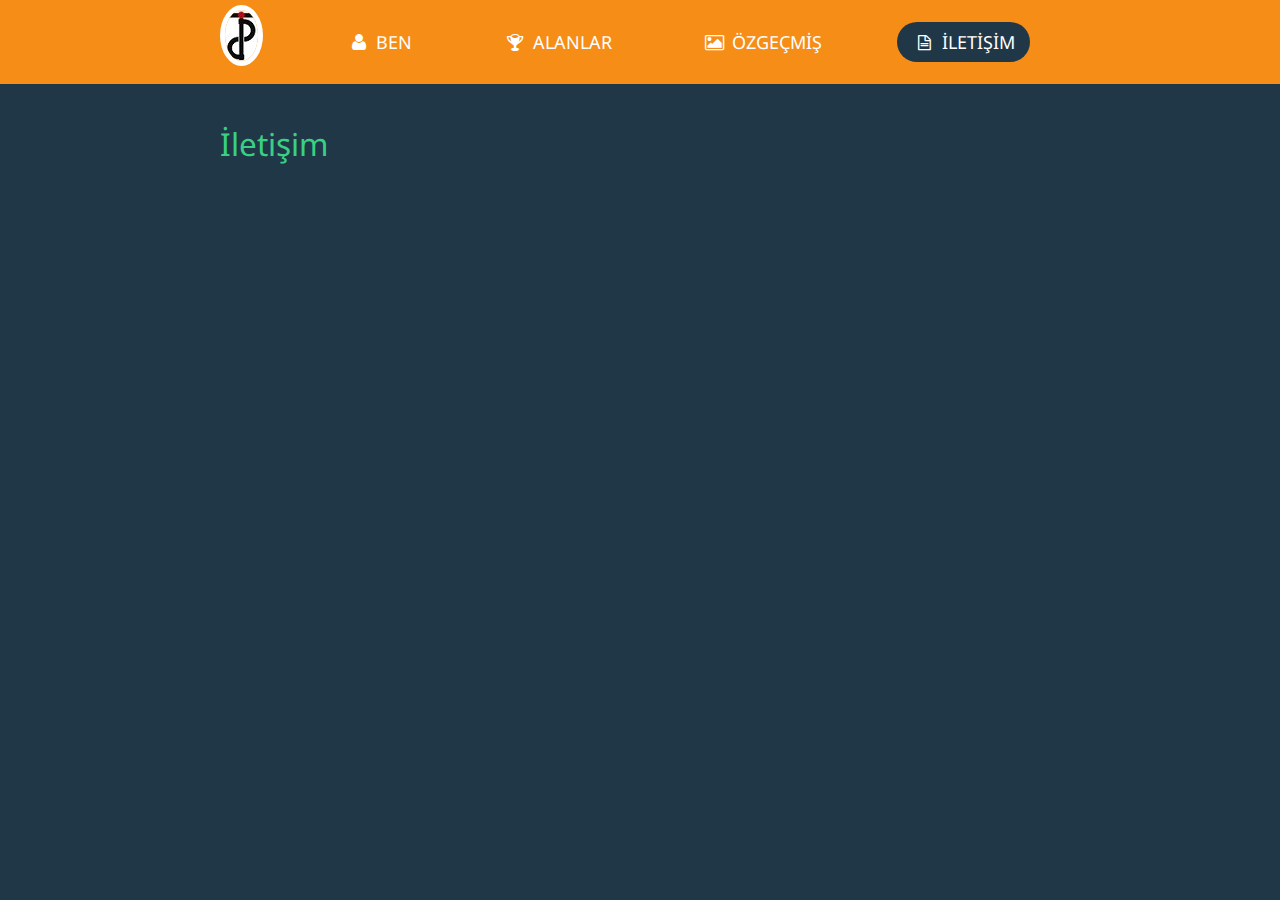
<file: mini-portfolio/resume.html>
<!DOCTYPE html>
<html lang="en">
<head>
<title>Sevgi Türkmen | İletişim</title>
<meta charset="utf-8">
<meta name="viewport" content="width=device-width, initial-scale=1.0">
<link href="css/bootstrap.css" rel="stylesheet">
<link href="css/style.css" rel="stylesheet">
<link href="font/css/fontello.css" rel="stylesheet">
<link href='http://fonts.googleapis.com/css?family=Droid+Sans:400,700' rel='stylesheet' type='text/css'>
</head>
<body>
<div class="navbar">
  <div class="navbar-inner">
    <div class="container"> <a class="btn btn-navbar" data-toggle="collapse" data-target=".nav-collapse"> <span class="icon-bar"></span> <span class="icon-bar"></span> <span class="icon-bar"></span> </a> <a class="brand" href="index.html"><img src="img/user.jpg" alt=""></a>
      <ul class="nav nav-collapse pull-right">
        <li><a href="index.html"><i class="icon-user"></i> Ben</a></li>
        <li><a href="skills.html"><i class="icon-trophy"></i> Alanlar</a></li>
        <li><a href="work.html"><i class="icon-picture"></i> Özgeçmİş</a></li>
        <li><a href="resume.html" class="active"><i class="icon-doc-text"></i> İletİşİm</a></li>
      </ul>
      <div class="nav-collapse collapse"></div>
    </div>
  </div>
</div>
<div class="container resume">
  <h2>İletişim</h2>
  
<script src="js/jquery-1.10.1.min.js"></script>
<script src="js/bootstrap.min.js"></script>
<script>
$('#myModal').modal('hidden')
</script>
</body>
</html>
</file>
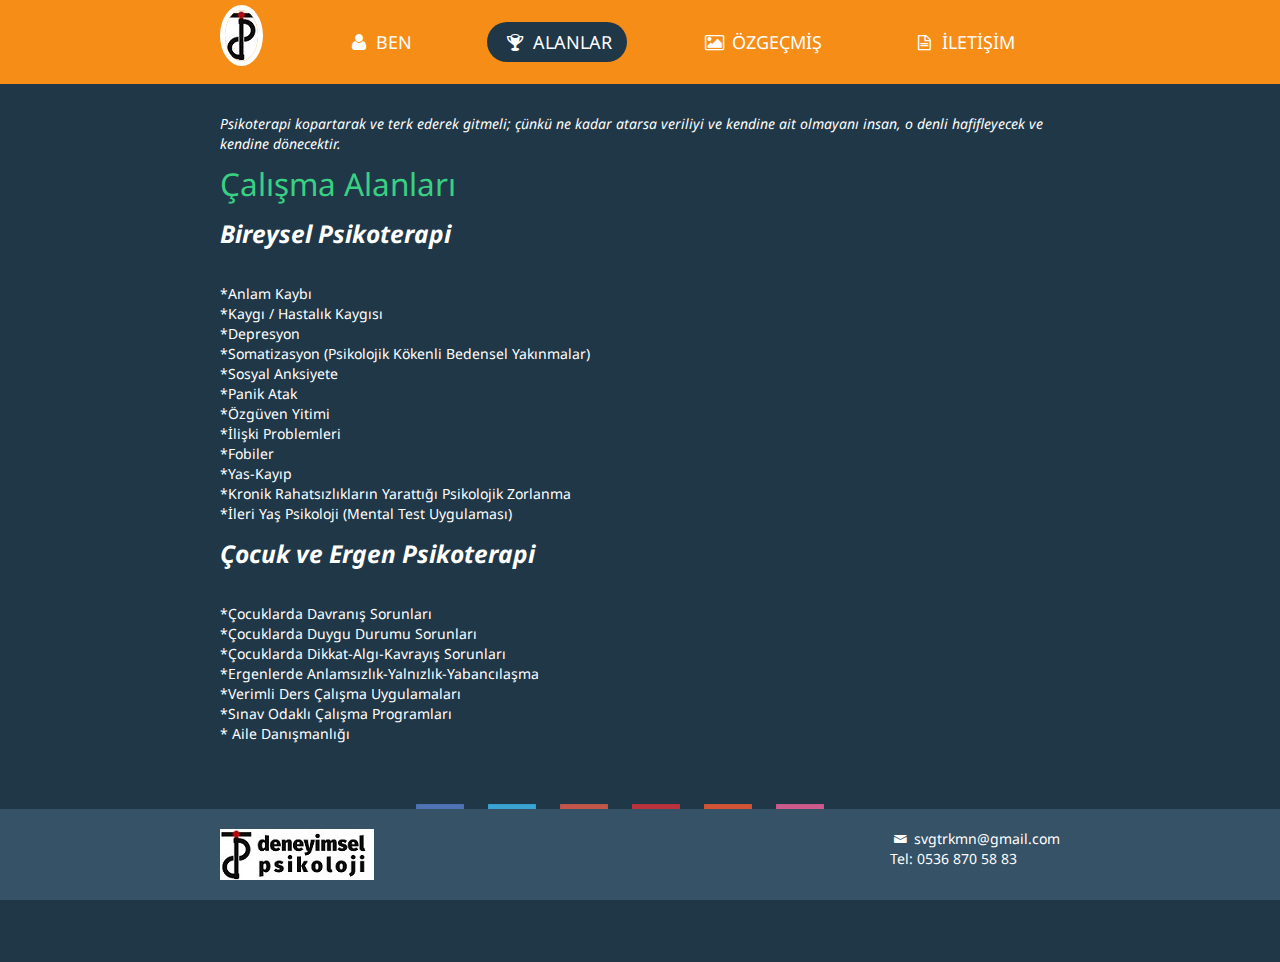
<file: mini-portfolio/skills.html>
<!DOCTYPE html>
<html lang="en">
<head>
<title>Sevgi Türkmen | Alanlar</title>
<meta charset="utf-8">
<meta name="viewport" content="width=device-width, initial-scale=1.0">
<link href="css/bootstrap.css" rel="stylesheet">
<link href="css/style.css" rel="stylesheet">
<link href="font/css/fontello.css" rel="stylesheet">
<link href='http://fonts.googleapis.com/css?family=Droid+Sans:400,700' rel='stylesheet' type='text/css'>
</head>
<body>
<div class="navbar">
  <div class="navbar-inner">
    <div class="container"> <a class="btn btn-navbar" data-toggle="collapse" data-target=".nav-collapse"> <span class="icon-bar"></span> <span class="icon-bar"></span> <span class="icon-bar"></span> </a> <a class="brand" href="index.html"><img src="img/user.jpg" alt=""></a>
      <ul class="nav nav-collapse pull-right">
        <li><a href="index.html"><i class="icon-user"></i> Ben</a></li>
        <li><a href="skills.html" class="active"><i class="icon-trophy"></i> Alanlar</a></li>
        <li><a href="work.html"><i class="icon-picture"></i> Özgeçmİş</a></li>
        <li><a href="resume.html"><i class="icon-doc-text"></i> İletİşİm</a></li>
      </ul>
      <div class="nav-collapse collapse"></div>
    </div>
  </div>
</div>


<div class="container skills">
  <i>Psikoterapi kopartarak ve terk ederek gitmeli; çünkü ne kadar atarsa veriliyi ve kendine ait olmayanı insan, o denli hafifleyecek ve kendine dönecektir. </i>
  <h2>Çalışma Alanları</h2>
 <h3><b><i> Bireysel Psikoterapi </i></b></h3> <br> 
*Anlam Kaybı <br>
*Kaygı / Hastalık Kaygısı <br>
*Depresyon <br>
*Somatizasyon (Psikolojik Kökenli Bedensel Yakınmalar) <br> 
*Sosyal Anksiyete <br>
*Panik Atak <br>
*Özgüven Yitimi <br>
*İlişki Problemleri <br>
*Fobiler <br>
*Yas-Kayıp <br>
*Kronik Rahatsızlıkların Yarattığı Psikolojik Zorlanma <br>
*İleri Yaş Psikoloji (Mental Test Uygulaması) <br>
<h3><b><i> Çocuk ve Ergen Psikoterapi </i></b></h3> <br>
*Çocuklarda Davranış Sorunları <br>
*Çocuklarda Duygu Durumu Sorunları <br>
*Çocuklarda Dikkat-Algı-Kavrayış Sorunları <br>
*Ergenlerde Anlamsızlık-Yalnızlık-Yabancılaşma <br>
*Verimli Ders Çalışma Uygulamaları <br>
*Sınav Odaklı Çalışma Programları <br>
* Aile Danışmanlığı <br>


</div>
<div class="row social">
  <ul class="social-icons">
    <li><a href="#"><img src="img/fb.png" alt=""></a></li>
    <li><a href="#"><img src="img/tw.png" alt=""></a></li>
    <li><a href="#"><img src="img/go.png" alt=""></a></li>
    <li><a href="#"><img src="img/pin.png" alt=""></a></li>
    <li><a href="#"><img src="img/st.png" alt=""></a></li>
    <li><a href="#"><img src="img/dr.png" alt=""></a></li>
  </ul>
</div>
<div class="footer">
  <div class="container">
    <p class="pull-left"><a href="https://deneyimselpsikoloji.net/"><img src="img/Deneyimsel-Psikoloji.jpg" alt="" srcset=""> </a></p>
        <p class="pull-right"><a href="#myModal" role="button" data-toggle="modal"> <i class="icon-mail"></i>  svgtrkmn@gmail.com  <br>Tel: 0536 870 58 83</a></p>
  </div>
</div>
<div id="myModal" class="modal hide fade" tabindex="-1" role="dialog" aria-labelledby="myModalLabel" aria-hidden="true">
  <div class="modal-header">
    <button type="button" class="close" data-dismiss="modal" aria-hidden="true">×</button>
    <h3 id="myModalLabel"><i class="icon-mail"></i> İletişim</h3>
  </div>
  <div class="modal-body">
    <form action="#">
      <input type="text" placeholder="İsim">
      <input type="text" placeholder="Email">
      
      <textarea rows="2" style="width:80%"></textarea>
      <br>
      <button type="submit" class="btn btn-large"><i class="icon-paper-plane"></i> Gönder</button>
    </form>
  </div>
</div>
<script src="js/jquery-1.10.1.min.js"></script>
<script src="js/bootstrap.min.js"></script>
<script>
$('#myModal').modal('hidden')
</script>
</body>
</html>
</file>
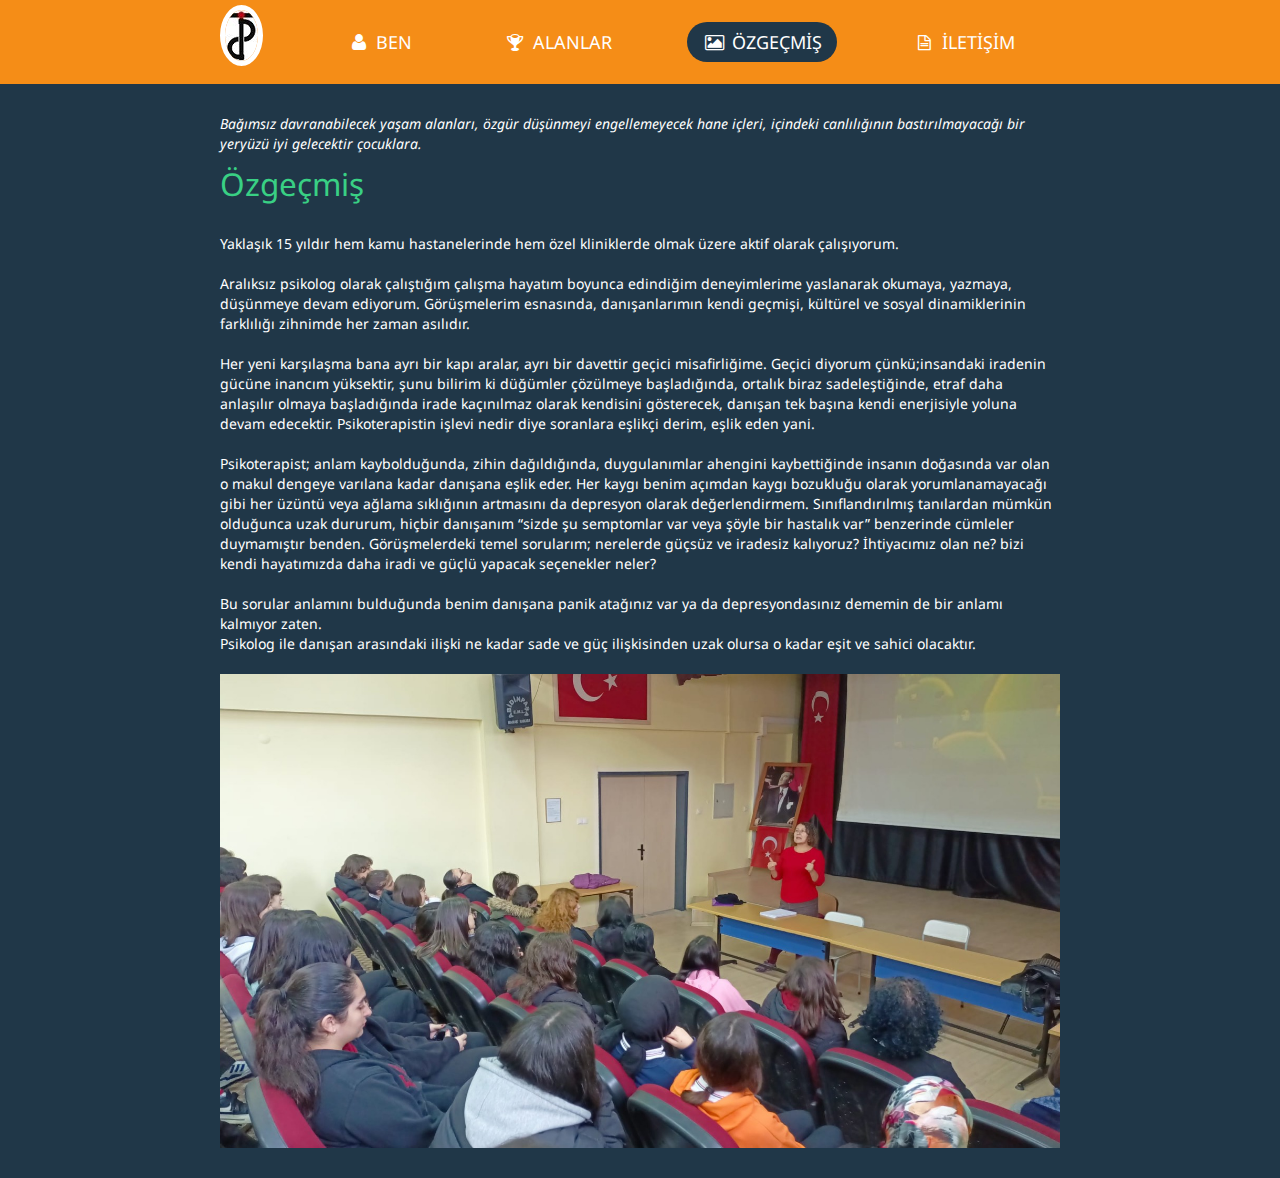
<file: mini-portfolio/work.html>
<!DOCTYPE html>
<html lang="en">
<head>
<title>Sevgi Türkmen |</title>
<meta charset="utf-8">
<meta name="viewport" content="width=device-width, initial-scale=1.0">
<link href="css/bootstrap.css" rel="stylesheet">
<link href="css/style.css" rel="stylesheet">
<link href="font/css/fontello.css" rel="stylesheet">
<link href='http://fonts.googleapis.com/css?family=Droid+Sans:400,700' rel='stylesheet' type='text/css'>
<link rel="stylesheet" type="text/css" href="css/jquery.fancybox.css" media="screen">
</head>
<body>
<div class="navbar">
  <div class="navbar-inner">
    <div class="container"> <a class="btn btn-navbar" data-toggle="collapse" data-target=".nav-collapse"> <span class="icon-bar"></span> <span class="icon-bar"></span> <span class="icon-bar"></span> </a> <a class="brand" href="index.html"><img src="img/user.jpg" alt=""></a>
      <ul class="nav nav-collapse pull-right">
        <li><a href="index.html"><i class="icon-user"></i> Ben</a></li>
        <li><a href="skills.html"><i class="icon-trophy"></i> Alanlar</a></li>
        <li><a href="work.html" class="active"><i class="icon-picture"></i> Özgeçmİş</a></li>
        <li><a href="resume.html"><i class="icon-doc-text"></i> İletİşİm</a></li>
      </ul>
      <div class="nav-collapse collapse"></div>
    </div>
  </div>
</div>
<div class="container work">
 <i> Bağımsız davranabilecek yaşam alanları, özgür düşünmeyi engellemeyecek hane içleri, içindeki canlılığının bastırılmayacağı bir yeryüzü iyi gelecektir çocuklara. </i>
  <h2>Özgeçmiş</h2> <br>
  Yaklaşık 15 yıldır hem kamu hastanelerinde hem özel kliniklerde olmak üzere aktif olarak çalışıyorum. <br> <br> Aralıksız psikolog olarak çalıştığım çalışma hayatım boyunca edindiğim deneyimlerime yaslanarak okumaya, yazmaya, düşünmeye devam ediyorum. 
Görüşmelerim esnasında, danışanlarımın kendi geçmişi, kültürel ve sosyal dinamiklerinin farklılığı zihnimde her zaman asılıdır. <br> <br>
Her yeni karşılaşma bana ayrı bir kapı aralar, ayrı bir davettir geçici misafirliğime. Geçici diyorum çünkü;insandaki iradenin gücüne inancım yüksektir, şunu bilirim ki düğümler çözülmeye başladığında, ortalık biraz sadeleştiğinde, etraf daha anlaşılır olmaya başladığında irade kaçınılmaz olarak kendisini gösterecek, danışan tek başına kendi enerjisiyle yoluna devam edecektir. 
Psikoterapistin işlevi nedir diye soranlara eşlikçi derim, eşlik eden yani. <br> <br> Psikoterapist; anlam kaybolduğunda, zihin dağıldığında, duygulanımlar ahengini kaybettiğinde insanın doğasında var olan o makul dengeye varılana kadar danışana eşlik eder.  
Her kaygı benim açımdan kaygı bozukluğu olarak yorumlanamayacağı gibi her üzüntü veya ağlama sıklığının artmasını da depresyon olarak değerlendirmem. Sınıflandırılmış tanılardan mümkün olduğunca uzak dururum, hiçbir danışanım “sizde şu semptomlar var veya şöyle bir hastalık var” benzerinde cümleler duymamıştır benden. 
Görüşmelerdeki temel sorularım; nerelerde güçsüz ve iradesiz kalıyoruz? İhtiyacımız olan ne? bizi kendi hayatımızda daha iradi ve güçlü yapacak seçenekler neler? <br><br>Bu sorular anlamını bulduğunda benim danışana panik atağınız var ya da depresyondasınız dememin de bir anlamı kalmıyor zaten. 
<br>Psikolog ile danışan arasındaki ilişki ne kadar sade ve güç ilişkisinden uzak olursa o kadar eşit ve sahici olacaktır. <br> <br>

<img src="img/seminer.jpeg" alt="Seminer">


  
<script src="js/jquery-1.10.1.min.js"></script>
<script src="js/bootstrap.min.js"></script>
<script>
$('#myModal').modal('hidden')
</script>
<script src="js/jquery.fancybox.js?v=2.1.5"></script>
<script>
$(document).ready(function () {
    $(".fancybox-thumb").fancybox({
        helpers: {
            title: {
                type: 'inside'
            },
            overlay: {
                css: {
                    'background': 'rgba(1,1,1,0.65)'
                }
            }
        }
    });
});
</script>
</body>
</html>
</file>
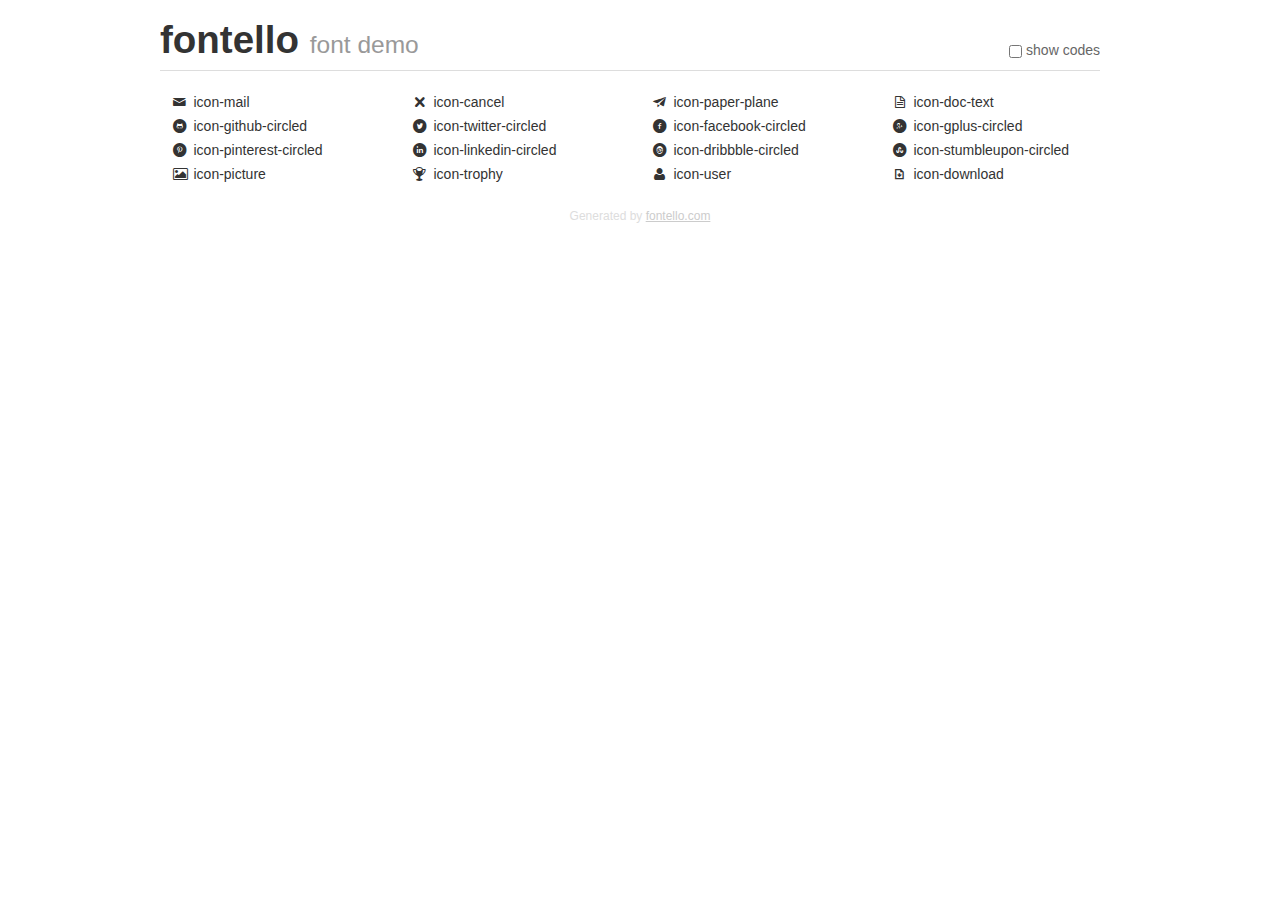
<file: mini-portfolio/font/demo.html>
<!DOCTYPE html>
<html>
  <head><!--[if lt IE 9]>
    <script src="http://html5shim.googlecode.com/svn/trunk/html5.js"></script><![endif]-->
    <meta charset="UTF-8"><style type="text/css">/*
 * Bootstrap v2.2.1
 *
 * Copyright 2012 Twitter, Inc
 * Licensed under the Apache License v2.0
 * http://www.apache.org/licenses/LICENSE-2.0
 *
 * Designed and built with all the love in the world @twitter by @mdo and @fat.
 */
.clearfix {
  *zoom: 1;
}
.clearfix:before,
.clearfix:after {
  display: table;
  content: "";
  line-height: 0;
}
.clearfix:after {
  clear: both;
}
html {
  font-size: 100%;
  -webkit-text-size-adjust: 100%;
  -ms-text-size-adjust: 100%;
}
a:focus {
  outline: thin dotted #333;
  outline: 5px auto -webkit-focus-ring-color;
  outline-offset: -2px;
}
a:hover,
a:active {
  outline: 0;
}
button,
input,
select,
textarea {
  margin: 0;
  font-size: 100%;
  vertical-align: middle;
}
button,
input {
  *overflow: visible;
  line-height: normal;
}
button::-moz-focus-inner,
input::-moz-focus-inner {
  padding: 0;
  border: 0;
}
body {
  margin: 0;
  font-family: "Helvetica Neue", Helvetica, Arial, sans-serif;
  font-size: 14px;
  line-height: 20px;
  color: #333;
  background-color: #fff;
}
a {
  color: #08c;
  text-decoration: none;
}
a:hover {
  color: #005580;
  text-decoration: underline;
}
.row {
  margin-left: -20px;
  *zoom: 1;
}
.row:before,
.row:after {
  display: table;
  content: "";
  line-height: 0;
}
.row:after {
  clear: both;
}
[class*="span"] {
  float: left;
  min-height: 1px;
  margin-left: 20px;
}
.container,
.navbar-static-top .container,
.navbar-fixed-top .container,
.navbar-fixed-bottom .container {
  width: 940px;
}
.span12 {
  width: 940px;
}
.span11 {
  width: 860px;
}
.span10 {
  width: 780px;
}
.span9 {
  width: 700px;
}
.span8 {
  width: 620px;
}
.span7 {
  width: 540px;
}
.span6 {
  width: 460px;
}
.span5 {
  width: 380px;
}
.span4 {
  width: 300px;
}
.span3 {
  width: 220px;
}
.span2 {
  width: 140px;
}
.span1 {
  width: 60px;
}
[class*="span"].pull-right,
.row-fluid [class*="span"].pull-right {
  float: right;
}
.container {
  margin-right: auto;
  margin-left: auto;
  *zoom: 1;
}
.container:before,
.container:after {
  display: table;
  content: "";
  line-height: 0;
}
.container:after {
  clear: both;
}
p {
  margin: 0 0 10px;
}
.lead {
  margin-bottom: 20px;
  font-size: 21px;
  font-weight: 200;
  line-height: 30px;
}
small {
  font-size: 85%;
}
h1 {
  margin: 10px 0;
  font-family: inherit;
  font-weight: bold;
  line-height: 20px;
  color: inherit;
  text-rendering: optimizelegibility;
}
h1 small {
  font-weight: normal;
  line-height: 1;
  color: #999;
}
h1 {
  line-height: 40px;
}
h1 {
  font-size: 38.5px;
}
h1 small {
  font-size: 24.5px;
}
body {
  margin-top: 90px;
}
.header {
  position: fixed;
  top: 0;
  left: 50%;
  margin-left: -480px;
  background-color: #fff;
  border-bottom: 1px solid #ddd;
  padding-top: 10px;
  z-index: 10;
}
.footer {
  color: #ddd;
  font-size: 12px;
  text-align: center;
  margin-top: 20px;
}
.footer a {
  color: #ccc;
  text-decoration: underline;
}
.the-icons {
  font-size: 14px;
  line-height: 24px;
}
.switch {
  position: absolute;
  right: 0;
  bottom: 10px;
  color: #666;
}
.switch input {
  margin-right: 0.3em;
}
.codesOn .i-name {
  display: none;
}
.codesOn .i-code {
  display: inline;
}
.i-code {
  display: none;
}
</style>
    <link rel="stylesheet" href="css/fontello.css">
    <link rel="stylesheet" href="css/animation.css"><!--[if IE 7]>
    <link rel="stylesheet" href="css/fontello-ie7.css"><![endif]-->
    <script>
      function toggleCodes(on) {
        var obj = document.getElementById('icons');
        
        if (on) {
          obj.className += ' codesOn';
        } else {
          obj.className = obj.className.replace(' codesOn', '');
        }
      }
      
    </script>
  </head>
  <body>
    <div class="container header">
      <h1>
        fontello
         <small>font demo</small>
      </h1>
      <label class="switch">
        <input type="checkbox" onclick="toggleCodes(this.checked)">show codes
      </label>
    </div>
    <div id="icons" class="container">
      <div class="row">
        <div title="Code: 0xe806" class="the-icons span3"><i class="icon-mail"></i> <span class="i-name">icon-mail</span><span class="i-code">0xe806</span></div>
        <div title="Code: 0xe80f" class="the-icons span3"><i class="icon-cancel"></i> <span class="i-name">icon-cancel</span><span class="i-code">0xe80f</span></div>
        <div title="Code: 0xe804" class="the-icons span3"><i class="icon-paper-plane"></i> <span class="i-name">icon-paper-plane</span><span class="i-code">0xe804</span></div>
        <div title="Code: 0xe803" class="the-icons span3"><i class="icon-doc-text"></i> <span class="i-name">icon-doc-text</span><span class="i-code">0xe803</span></div>
      </div>
      <div class="row">
        <div title="Code: 0xe80e" class="the-icons span3"><i class="icon-github-circled"></i> <span class="i-name">icon-github-circled</span><span class="i-code">0xe80e</span></div>
        <div title="Code: 0xe808" class="the-icons span3"><i class="icon-twitter-circled"></i> <span class="i-name">icon-twitter-circled</span><span class="i-code">0xe808</span></div>
        <div title="Code: 0xe807" class="the-icons span3"><i class="icon-facebook-circled"></i> <span class="i-name">icon-facebook-circled</span><span class="i-code">0xe807</span></div>
        <div title="Code: 0xe809" class="the-icons span3"><i class="icon-gplus-circled"></i> <span class="i-name">icon-gplus-circled</span><span class="i-code">0xe809</span></div>
      </div>
      <div class="row">
        <div title="Code: 0xe80a" class="the-icons span3"><i class="icon-pinterest-circled"></i> <span class="i-name">icon-pinterest-circled</span><span class="i-code">0xe80a</span></div>
        <div title="Code: 0xe80b" class="the-icons span3"><i class="icon-linkedin-circled"></i> <span class="i-name">icon-linkedin-circled</span><span class="i-code">0xe80b</span></div>
        <div title="Code: 0xe80c" class="the-icons span3"><i class="icon-dribbble-circled"></i> <span class="i-name">icon-dribbble-circled</span><span class="i-code">0xe80c</span></div>
        <div title="Code: 0xe80d" class="the-icons span3"><i class="icon-stumbleupon-circled"></i> <span class="i-name">icon-stumbleupon-circled</span><span class="i-code">0xe80d</span></div>
      </div>
      <div class="row">
        <div title="Code: 0xe802" class="the-icons span3"><i class="icon-picture"></i> <span class="i-name">icon-picture</span><span class="i-code">0xe802</span></div>
        <div title="Code: 0xe801" class="the-icons span3"><i class="icon-trophy"></i> <span class="i-name">icon-trophy</span><span class="i-code">0xe801</span></div>
        <div title="Code: 0xe800" class="the-icons span3"><i class="icon-user"></i> <span class="i-name">icon-user</span><span class="i-code">0xe800</span></div>
        <div title="Code: 0xe805" class="the-icons span3"><i class="icon-download"></i> <span class="i-name">icon-download</span><span class="i-code">0xe805</span></div>
      </div>
    </div>
    <div class="container footer">Generated by <a href="http://fontello.com">fontello.com</a></div>
  </body>
</html>
</file>
<file: mini-portfolio/font/css/fontello.css>
@font-face {
  font-family: 'fontello';
  src: url('../font/fontello.eot?87773380');
  src: url('../font/fontello.eot?87773380#iefix') format('embedded-opentype'),
       url('../font/fontello.woff?87773380') format('woff'),
       url('../font/fontello.ttf?87773380') format('truetype'),
       url('../font/fontello.svg?87773380#fontello') format('svg');
  font-weight: normal;
  font-style: normal;
}
/* Chrome hack: SVG is rendered more smooth in Windozze. 100% magic, uncomment if you need it. */
/* Note, that will break hinting! In other OS-es font will be not as sharp as it could be */
/*
@media screen and (-webkit-min-device-pixel-ratio:0) {
  @font-face {
    font-family: 'fontello';
    src: url('../font/fontello.svg?87773380#fontello') format('svg');
  }
}
*/
 
 [class^="icon-"]:before, [class*=" icon-"]:before {
  font-family: "fontello";
  font-style: normal;
  font-weight: normal;
  speak: none;
 
  display: inline-block;
  text-decoration: inherit;
  width: 1em;
  margin-right: .2em;
  text-align: center;
  /* opacity: .8; */
 
  /* For safety - reset parent styles, that can break glyph codes*/
  font-variant: normal;
  text-transform: none;
     
  /* fix buttons height, for twitter bootstrap */
  line-height: 1em;
 
  /* Animation center compensation - margins should be symmetric */
  /* remove if not needed */
  margin-left: .2em;
 
  /* you can be more comfortable with increased icons size */
  /* font-size: 120%; */
 
  /* Uncomment for 3D effect */
  /* text-shadow: 1px 1px 1px rgba(127, 127, 127, 0.3); */
}
 
.icon-mail:before { content: '\e806'; } /* '' */
.icon-cancel:before { content: '\e80f'; } /* '' */
.icon-paper-plane:before { content: '\e804'; } /* '' */
.icon-doc-text:before { content: '\e803'; } /* '' */
.icon-github-circled:before { content: '\e80e'; } /* '' */
.icon-twitter-circled:before { content: '\e808'; } /* '' */
.icon-facebook-circled:before { content: '\e807'; } /* '' */
.icon-gplus-circled:before { content: '\e809'; } /* '' */
.icon-pinterest-circled:before { content: '\e80a'; } /* '' */
.icon-linkedin-circled:before { content: '\e80b'; } /* '' */
.icon-dribbble-circled:before { content: '\e80c'; } /* '' */
.icon-stumbleupon-circled:before { content: '\e80d'; } /* '' */
.icon-picture:before { content: '\e802'; } /* '' */
.icon-trophy:before { content: '\e801'; } /* '' */
.icon-user:before { content: '\e800'; } /* '' */
.icon-download:before { content: '\e805'; } /* '' */
</file>
<file: mini-portfolio/font/css/fontello-ie7.css>
[class^="icon-"], [class*=" icon-"] {
  font-family: 'fontello';
  font-style: normal;
  font-weight: normal;
 
  /* fix buttons height */
  line-height: 1em;
 
  /* you can be more comfortable with increased icons size */
  /* font-size: 120%; */
}
 
.icon-mail { *zoom: expression( this.runtimeStyle['zoom'] = '1', this.innerHTML = '&#xe806;&nbsp;'); }
.icon-cancel { *zoom: expression( this.runtimeStyle['zoom'] = '1', this.innerHTML = '&#xe80f;&nbsp;'); }
.icon-paper-plane { *zoom: expression( this.runtimeStyle['zoom'] = '1', this.innerHTML = '&#xe804;&nbsp;'); }
.icon-doc-text { *zoom: expression( this.runtimeStyle['zoom'] = '1', this.innerHTML = '&#xe803;&nbsp;'); }
.icon-github-circled { *zoom: expression( this.runtimeStyle['zoom'] = '1', this.innerHTML = '&#xe80e;&nbsp;'); }
.icon-twitter-circled { *zoom: expression( this.runtimeStyle['zoom'] = '1', this.innerHTML = '&#xe808;&nbsp;'); }
.icon-facebook-circled { *zoom: expression( this.runtimeStyle['zoom'] = '1', this.innerHTML = '&#xe807;&nbsp;'); }
.icon-gplus-circled { *zoom: expression( this.runtimeStyle['zoom'] = '1', this.innerHTML = '&#xe809;&nbsp;'); }
.icon-pinterest-circled { *zoom: expression( this.runtimeStyle['zoom'] = '1', this.innerHTML = '&#xe80a;&nbsp;'); }
.icon-linkedin-circled { *zoom: expression( this.runtimeStyle['zoom'] = '1', this.innerHTML = '&#xe80b;&nbsp;'); }
.icon-dribbble-circled { *zoom: expression( this.runtimeStyle['zoom'] = '1', this.innerHTML = '&#xe80c;&nbsp;'); }
.icon-stumbleupon-circled { *zoom: expression( this.runtimeStyle['zoom'] = '1', this.innerHTML = '&#xe80d;&nbsp;'); }
.icon-picture { *zoom: expression( this.runtimeStyle['zoom'] = '1', this.innerHTML = '&#xe802;&nbsp;'); }
.icon-trophy { *zoom: expression( this.runtimeStyle['zoom'] = '1', this.innerHTML = '&#xe801;&nbsp;'); }
.icon-user { *zoom: expression( this.runtimeStyle['zoom'] = '1', this.innerHTML = '&#xe800;&nbsp;'); }
.icon-download { *zoom: expression( this.runtimeStyle['zoom'] = '1', this.innerHTML = '&#xe805;&nbsp;'); }
</file>
<file: mini-portfolio/css/style.css>
/*This stylesheet contains some custom class rather than Bootstrap*/
		
a.brand img {
	border-radius:50%;
	border:5px solid #fff;
}
.profile, .skills, .work, .resume {
	padding:30px 0;
}
.profile h2, .skills h2, .work h2, .resume h2 {
	font-weight:normal;
	color: #39D084;
}
/***** Profile *****/
	.profile h1 {
	color:#39d084;
	font-weight: normal;
}
.profile h3 {
	color:#fff;
	font-weight: normal;
}
.profile p {
	color:#fff;
	font-size:14px;
	line-height: 35px;
	margin-top: 30px;
}
.profile .container .span5 {
	padding: 10px;
}
a.hire-me {
	display: inline-block;
 *display: inline;
	padding:20px 60px;
	background:#39d084;
	color:#fff;
	text-transform:uppercase;
	font-size:26px;
	margin:5px 0;
	-webkit-border-radius: 40px;
	-moz-border-radius: 40px;
	border-radius: 40px;
}
a.hire-me:hover {
	text-decoration:none;
	background:#11d170;
}
.social {
	text-align:center;
	padding-bottom:80px;
}
ul.social-icons {
	margin: 20px 0;
}
ul.social-icons li {
	list-style:none;
	display:inline-block;
	margin:10px;
}
ul.social-icons li:first-child {
	margin-left:0;
}
ul.social-icons li a {
	opacity:0.8;
}
ul.social-icons li a:hover {
	opacity:1;
}
/***** Skills *****/
.skills .span3 {
	width:235px;
	overflow: hidden;
}
.skills .span5 {
	text-align:left;
	padding:47px 0;
}
.skills .ps, .skills .ai, .skills .html, .skills .css {
	padding:25px;
	width:100px;
	height:100px;
	-webkit-border-radius: 50%;
	-moz-border-radius: 50%;
	border-radius: 50%;
	text-align:center;
	border:8px solid #203748;
	float:right;
	-webkit-transition: all 0.2s linear;
	-moz-transition: all 0.2s linear;
	-o-transition: all 0.2s linear;
	transition: all 0.2s linear;
}
.skills .ps {
	background:#30a5dc;
}
.skills .ai {
	background:#ee742b;
}
.skills .html {
	background:#f04949;
}
.skills .css {
	background:#39d084;
}
.skills .ps:hover, .skills .ai:hover, .skills .html:hover, .skills .css:hover {
	border:8px solid #fff;
}
.skills .ps h3, .skills .ai h3, .skills .html h3, .skills .css h3 {
	color:#fff;
	font-size: 3.4em;
	font-weight: normal;
	line-height: 80px;
}
.skills .html h3, .skills .css h3 {
	font-size: 2.2em;
}
.expand-bg {
	background: none repeat scroll 0 0 #EAEDF2;
	border-radius:16px;
	height: 16px;
	margin-bottom: 15px;
	position: relative;
	padding: 0 2px;
}
.expand {
	border-radius: 10px;
	height: 4px;
	margin: 2px 0;
	padding: 4px 0 4px 5px;
	position: absolute;
}
.skills .span5 h3 {
	font-size: 18.5px;
	line-height: 15px;
	font-weight:normal;
	text-transform:uppercase;
}
.skills .span5 h3 span {
	float:right;
}
.ps2 {
	width:90%;
	background:#30a5dc;
	-moz-animation:html5 2s ease-out;
	-webkit-animation:html5 2s ease-out;
}
.ai2 {
	width:80%;
	background:#ee742b;
	-moz-animation:css3 2s ease-out;
	-webkit-animation:css3 2s ease-out;
}
.html2 {
	width:75%;
	background:#f04949;
	-moz-animation:jquery 2s ease-out;
	-webkit-animation:jquery 2s ease-out;
}
.css2 {
	width:85%;
	background:#39d084;
	-moz-animation:photoshop 2s ease-out;
	-webkit-animation:photoshop 2s ease-out;
}
 @-moz-keyframes ps2 {
0% {
width:0px;
}
100% {
width:90%;
}
}
@-moz-keyframes ai2 {
0% {
width:0px;
}
100% {
width:80%;
}
}
@-moz-keyframes html2 {
0% {
width:0px;
}
100% {
width:75%;
}
}
@-moz-keyframes css2 {
0% {
width:0px;
}
100% {
width:85%;
}
}
 @-webkit-keyframes ps2 {
0% {
width:0px;
}
100% {
width:90%;
}
}
@-webkit-keyframes ai {
0% {
width:0px;
}
100% {
width:80%;
}
}
@-webkit-keyframes html {
0% {
width:0px;
}
100% {
width:75%;
}
}
@-webkit-keyframes css {
0% {
width:0px;
}
100% {
width:85%;
}
}
/**** Work container *****/
ul.work-images li {
	list-style:none;
	display:inline-block;
	margin: 8px 10px;
 background:
}
ul.work-images li:first-child {
	margin-left:0;
}
ul.work-images li div {
	background:url(../img/eye.png) 50% 50% no-repeat;
	background-color: #f04949;
	-webkit-transition: all 0.2s linear;
	-moz-transition: all 0.2s linear;
	-o-transition: all 0.2s linear;
	transition: all 0.2s linear;
}
ul.work-images li img {
	-webkit-transition: all 0.2s linear;
	-moz-transition: all 0.2s linear;
	-o-transition: all 0.2s linear;
	transition: all 0.2s linear;
}
ul.work-images li img:hover {
	opacity:0.1;
}
/***** Resume container *****/
.resume h3 {
	margin:60px 0;
}
.resume .btn-center {
	text-align:center;
}
.footer {
	background:#355267;
	position: fixed;
	width: 100%;
	bottom:0;
}
.footer p {
	margin:20px 0;
}
.footer p a {
	color:#fff;
	text-decoration:none;
}
.footer p a:hover {
	color:#39d084;
}
</file>
<file: mini-portfolio/font/css/animation.css>
/*
   Animation example, for spinners
*/
.animate-spin {
  -moz-animation: spin 2s infinite linear;
  -o-animation: spin 2s infinite linear;
  -webkit-animation: spin 2s infinite linear;
  animation: spin 2s infinite linear;
  display: inline-block;
}
@-moz-keyframes spin {
  0% {
    -moz-transform: rotate(0deg);
    -o-transform: rotate(0deg);
    -webkit-transform: rotate(0deg);
    transform: rotate(0deg);
  }

  100% {
    -moz-transform: rotate(359deg);
    -o-transform: rotate(359deg);
    -webkit-transform: rotate(359deg);
    transform: rotate(359deg);
  }
}
@-webkit-keyframes spin {
  0% {
    -moz-transform: rotate(0deg);
    -o-transform: rotate(0deg);
    -webkit-transform: rotate(0deg);
    transform: rotate(0deg);
  }

  100% {
    -moz-transform: rotate(359deg);
    -o-transform: rotate(359deg);
    -webkit-transform: rotate(359deg);
    transform: rotate(359deg);
  }
}
@-o-keyframes spin {
  0% {
    -moz-transform: rotate(0deg);
    -o-transform: rotate(0deg);
    -webkit-transform: rotate(0deg);
    transform: rotate(0deg);
  }

  100% {
    -moz-transform: rotate(359deg);
    -o-transform: rotate(359deg);
    -webkit-transform: rotate(359deg);
    transform: rotate(359deg);
  }
}
@-ms-keyframes spin {
  0% {
    -moz-transform: rotate(0deg);
    -o-transform: rotate(0deg);
    -webkit-transform: rotate(0deg);
    transform: rotate(0deg);
  }

  100% {
    -moz-transform: rotate(359deg);
    -o-transform: rotate(359deg);
    -webkit-transform: rotate(359deg);
    transform: rotate(359deg);
  }
}
@keyframes spin {
  0% {
    -moz-transform: rotate(0deg);
    -o-transform: rotate(0deg);
    -webkit-transform: rotate(0deg);
    transform: rotate(0deg);
  }

  100% {
    -moz-transform: rotate(359deg);
    -o-transform: rotate(359deg);
    -webkit-transform: rotate(359deg);
    transform: rotate(359deg);
  }
}
</file>
